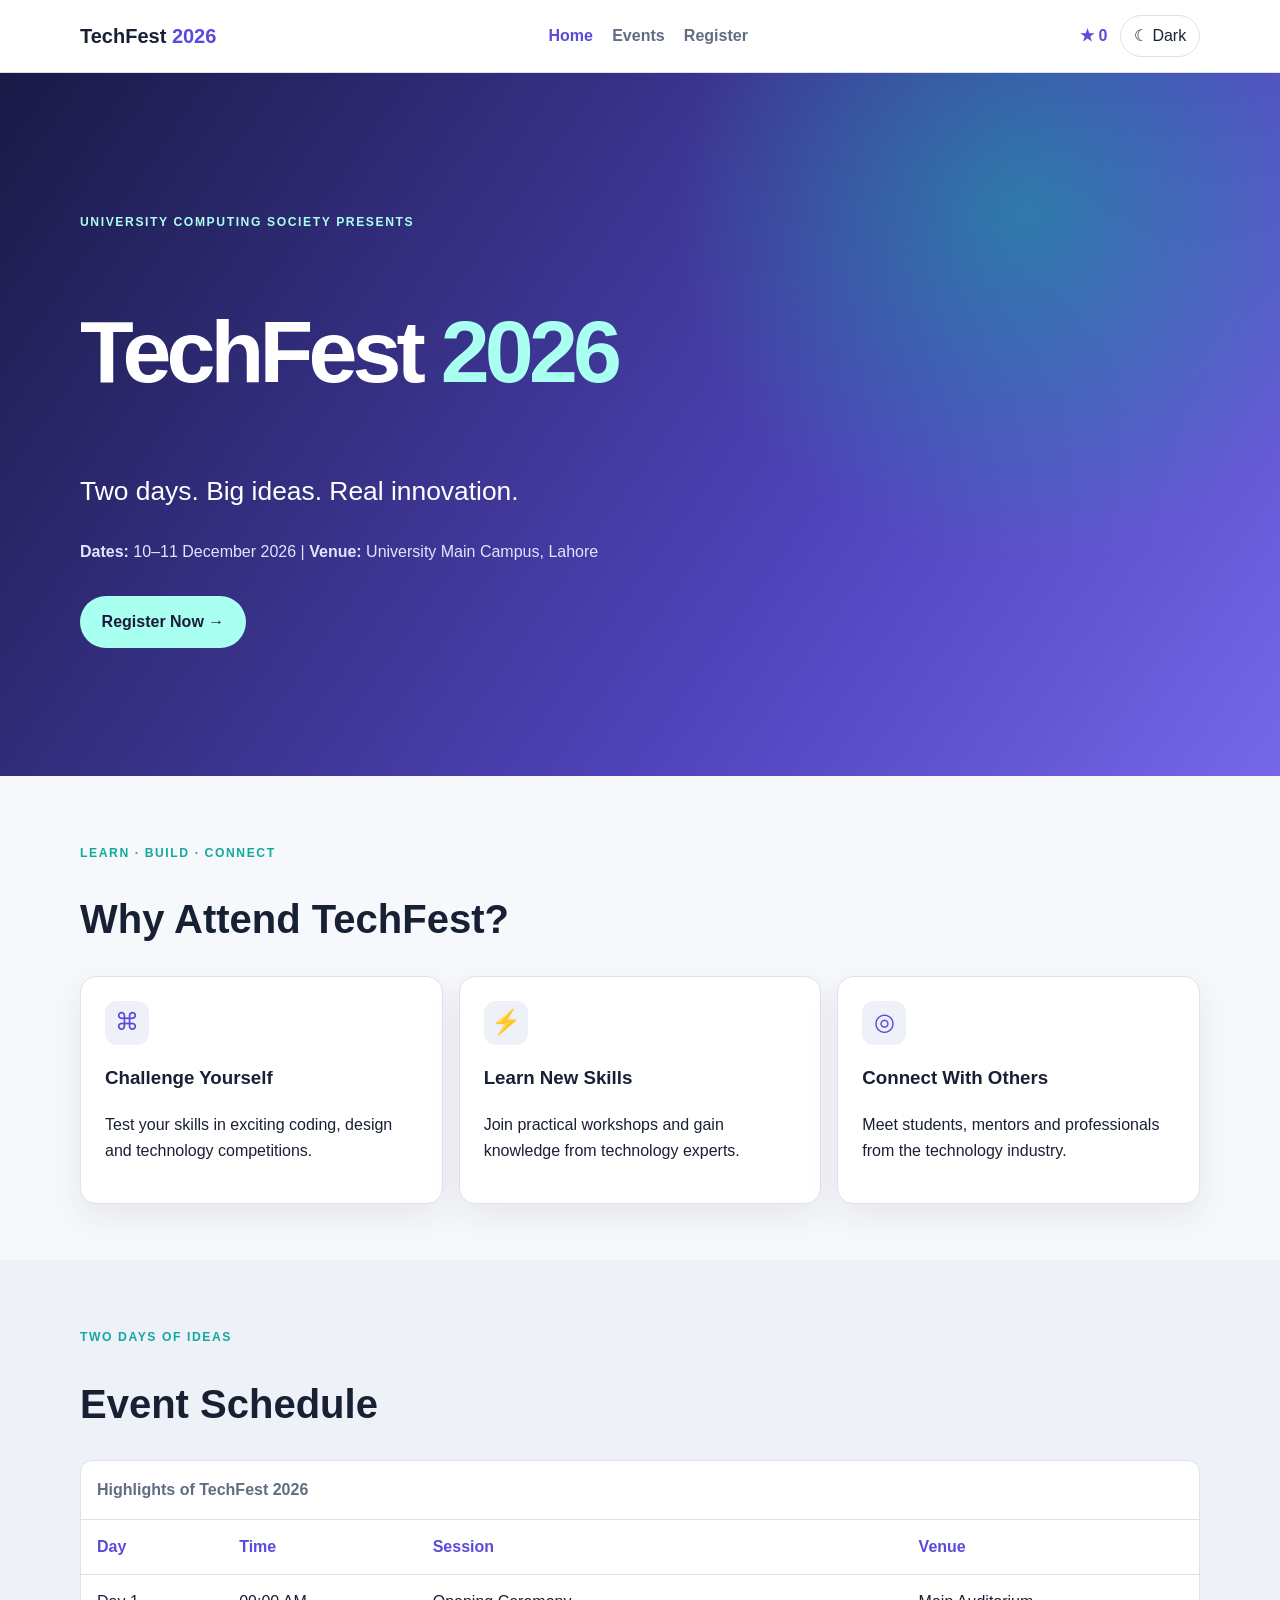
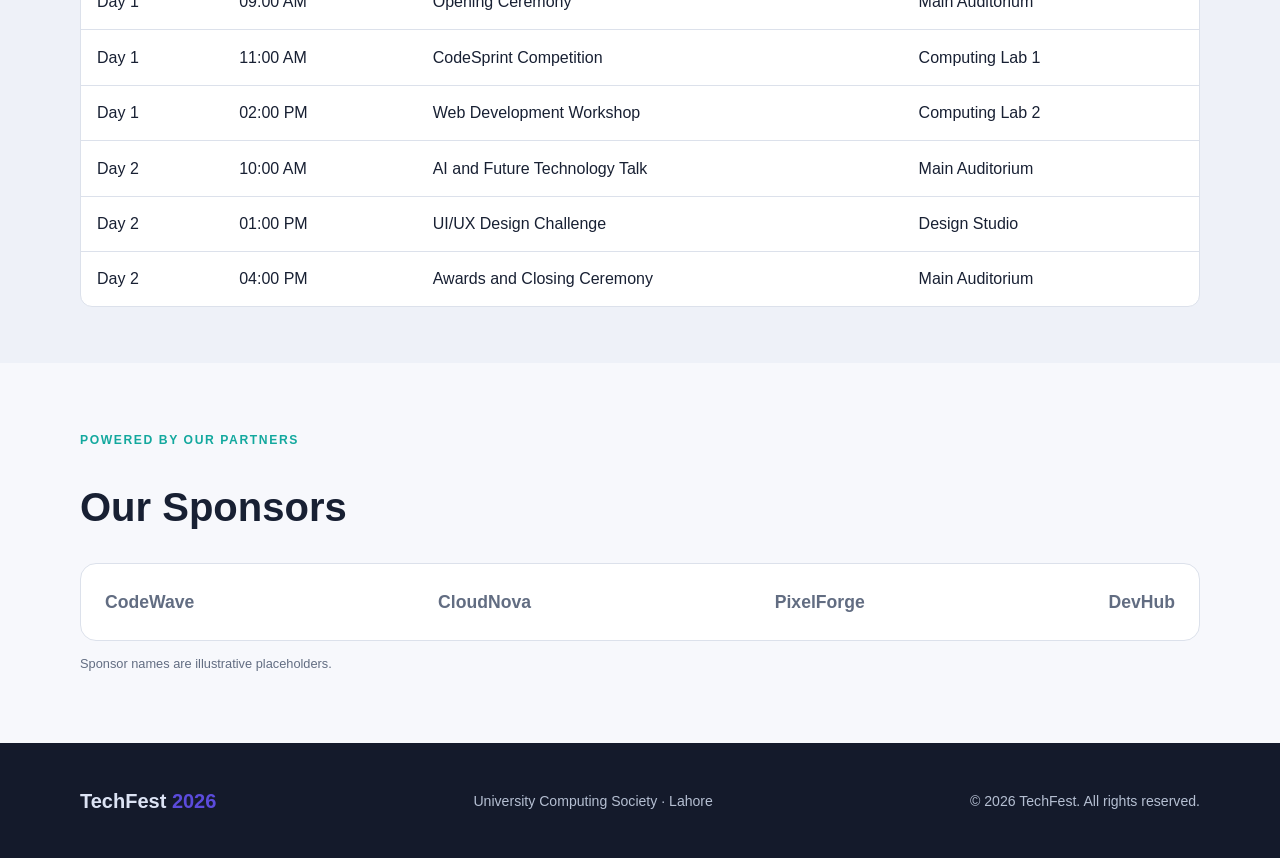
<file: index.html>
<!DOCTYPE html>
<html lang="en">
<head>
    <meta charset="UTF-8">
    <meta name="viewport" content="width=device-width, initial-scale=1.0">
    <meta name="description" content="Join TechFest 2026 for exciting technology competitions, workshops and talks over two days.">

    <title>TechFest 2026 | Home</title>

    <link rel="stylesheet" href="style.css">
    <script src="script.js" defer></script>
</head>
<body>

<header class="site-header">
    <nav class="navbar container" aria-label="Main navigation">

        <a href="index.html" class="brand">
            TechFest <span>2026</span>
        </a>

        <button class="menu-toggle" type="button"
            aria-label="Toggle navigation" aria-expanded="false">
            ☰
        </button>

        <div class="nav-links">
            <a href="index.html" class="active" aria-current="page">Home</a>
            <a href="events.html">Events</a>
            <a href="register.html">Register</a>
        </div>

        <div class="nav-actions">
            <span class="saved-indicator">
                ★ <span id="saved-count">0</span>
            </span>

            <button class="theme-toggle" type="button">
                ☾ Theme
            </button>
        </div>
    </nav>
</header>

<main>

    <section class="hero">
        <div class="container hero-content">

            <p class="eyebrow">
                UNIVERSITY COMPUTING SOCIETY PRESENTS
            </p>

            <h1>TechFest <span>2026</span></h1>

            <p class="hero-lead">
                Two days. Big ideas. Real innovation.
            </p>

            <p class="hero-details">
                <strong>Dates:</strong> 10–11 December 2026
                |
                <strong>Venue:</strong> University Main Campus, Lahore
            </p>

            <a href="register.html" class="button button-primary">
                Register Now →
            </a>

        </div>
    </section>

    <section class="section container">

        <p class="eyebrow">LEARN · BUILD · CONNECT</p>
        <h2>Why Attend TechFest?</h2>

        <div class="feature-grid">

            <article class="feature-card">
                <div class="feature-icon">⌘</div>
                <h3>Challenge Yourself</h3>

                <p>
                    Test your skills in exciting coding,
                    design and technology competitions.
                </p>

            </article>

            <article class="feature-card">
                <div class="feature-icon">⚡</div>
                <h3>Learn New Skills</h3>

                <p>
                    Join practical workshops and gain
                    knowledge from technology experts.
                </p>

            </article>

            <article class="feature-card">
                <div class="feature-icon">◎</div>
                <h3>Connect With Others</h3>

                <p>
                    Meet students, mentors and professionals
                    from the technology industry.
                </p>

            </article>
        </div>
    </section>

    <section class="section section-muted">

        <div class="container">
            <p class="eyebrow">TWO DAYS OF IDEAS</p>
            <h2>Event Schedule</h2>

            <div class="table-scroll" tabindex="0"
                aria-label="Scrollable event schedule">

                <table>

                    <caption>
                        Highlights of TechFest 2026
                    </caption>

                    <thead>
                        <tr>
                            <th scope="col">Day</th>
                            <th scope="col">Time</th>
                            <th scope="col">Session</th>
                            <th scope="col">Venue</th>
                        </tr>
                    </thead>

                    <tbody>

                        <tr>
                            <td>Day 1</td>
                            <td>09:00 AM</td>
                            <td>Opening Ceremony</td>
                            <td>Main Auditorium</td>
                        </tr>

                        <tr>
                            <td>Day 1</td>
                            <td>11:00 AM</td>
                            <td>CodeSprint Competition</td>
                            <td>Computing Lab 1</td>
                        </tr>

                        <tr>
                            <td>Day 1</td>
                            <td>02:00 PM</td>
                            <td>Web Development Workshop</td>
                            <td>Computing Lab 2</td>
                        </tr>

                        <tr>
                            <td>Day 2</td>
                            <td>10:00 AM</td>
                            <td>AI and Future Technology Talk</td>
                            <td>Main Auditorium</td>
                        </tr>

                        <tr>
                            <td>Day 2</td>
                            <td>01:00 PM</td>
                            <td>UI/UX Design Challenge</td>
                            <td>Design Studio</td>
                        </tr>

                        <tr>
                            <td>Day 2</td>
                            <td>04:00 PM</td>
                            <td>Awards and Closing Ceremony</td>
                            <td>Main Auditorium</td>
                        </tr>

                    </tbody>
                </table>
            </div>
        </div>
    </section>

    <section class="section container">

        <p class="eyebrow">POWERED BY OUR PARTNERS</p>
        <h2>Our Sponsors</h2>
        <div class="sponsor-strip">

            <span>CodeWave</span>
            <span>CloudNova</span>
            <span>PixelForge</span>
            <span>DevHub</span>

        </div>

        <p class="small-note">
            Sponsor names are illustrative placeholders.
        </p>
    </section>
</main>

<footer class="site-footer">

    <div class="container footer-content">
        <a href="index.html" class="brand">
            TechFest <span>2026</span>
        </a>

        <p>University Computing Society · Lahore</p>
        <p>© 2026 TechFest. All rights reserved.</p>

    </div>

</footer>
</body>
</html>
</file>
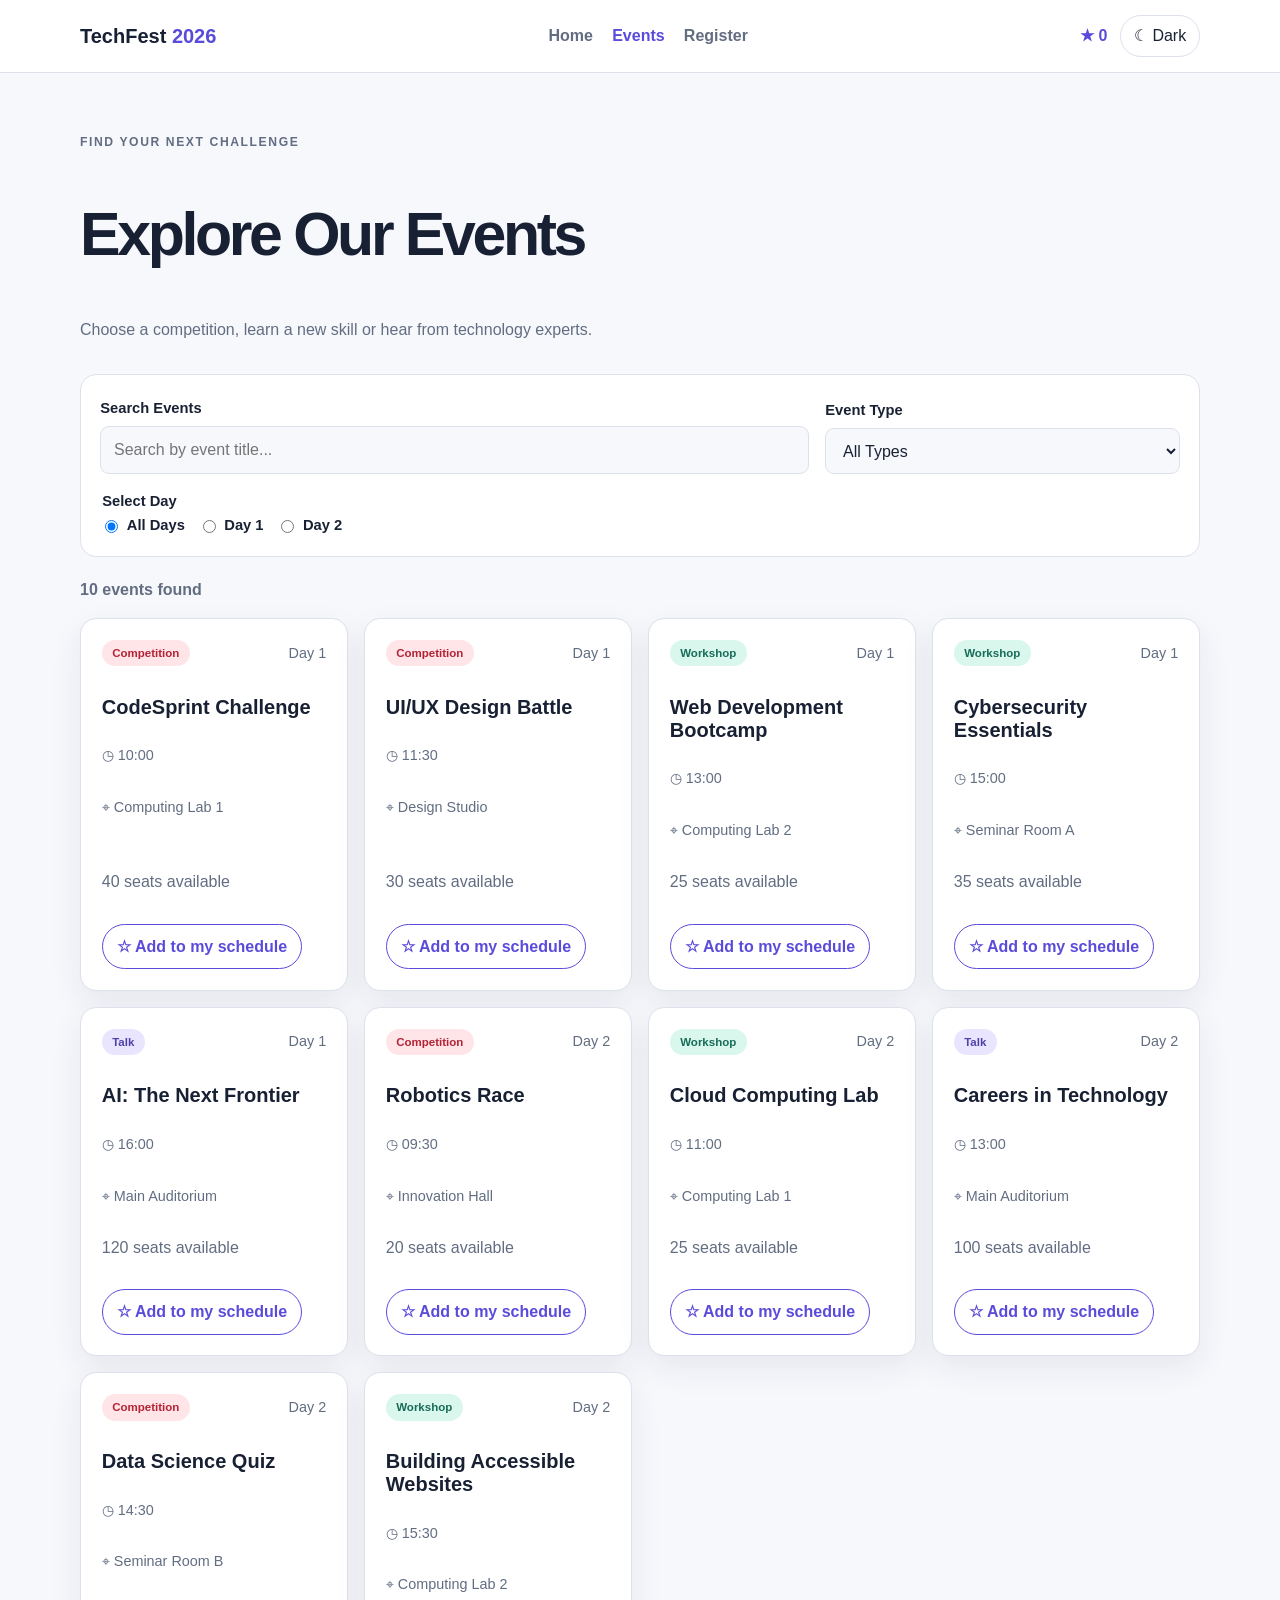
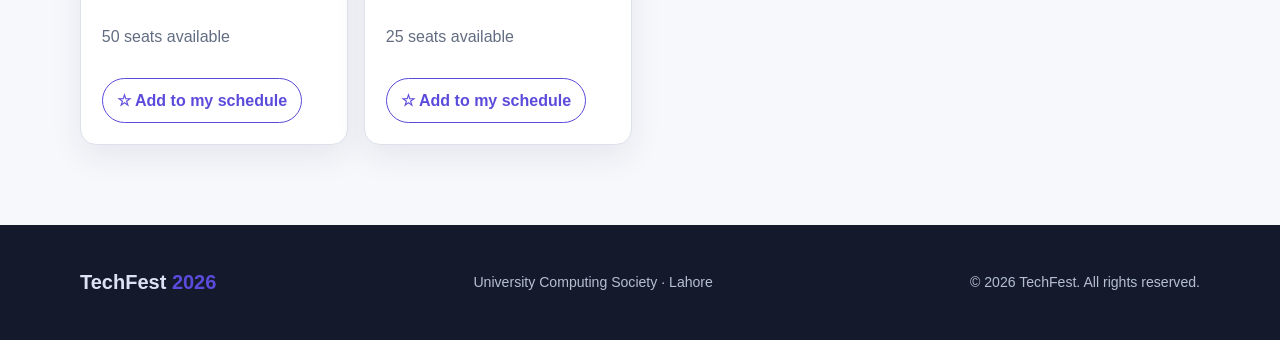
<file: events.html>
<!DOCTYPE html>
<html lang="en">
<head>

    <meta charset="UTF-8">
    <meta name="viewport" content="width=device-width, initial-scale=1.0">
    <meta name="description" content="Explore TechFest 2026 competitions, workshops and technology talks.">
    
    <title>TechFest 2026 | Events</title>
    <link rel="stylesheet" href="style.css">
    <script src="script.js" defer></script>

</head>
<body>

<header class="site-header">

    <nav class="navbar container" aria-label="Main navigation">
        <a href="index.html" class="brand">
            TechFest <span>2026</span>
        </a>

        <button class="menu-toggle" type="button"
            aria-label="Toggle navigation" aria-expanded="false">
            ☰
        </button>

        <div class="nav-links">
            <a href="index.html">Home</a>
            <a href="events.html" class="active" aria-current="page">Events</a>
            <a href="register.html">Register</a>
        </div>

        <div class="nav-actions">

            <span class="saved-indicator">
                ★ <span id="saved-count">0</span>
            </span>

            <button class="theme-toggle" type="button">
                ☾ Theme
            </button>

        </div>
    </nav>
</header>

<main class="container page-main">

    <section class="page-intro">
        <p class="eyebrow">FIND YOUR NEXT CHALLENGE</p>
        <h1>Explore Our Events</h1>

        <p>
            Choose a competition, learn a new skill
            or hear from technology experts.
        </p>

    </section>

    <section class="filters" aria-label="Search and filter events">

        <div>
            <label for="event-search">Search Events</label>
            <input
                type="search"
                id="event-search"
                placeholder="Search by event title..."
            >
        </div>

        <div>

            <label for="type-filter">Event Type</label>
            <select id="type-filter">
                <option value="all">All Types</option>
                <option value="competition">Competitions</option>
                <option value="workshop">Workshops</option>
                <option value="talk">Talks</option>
            </select>
        </div>

        <fieldset class="day-filter">
            <legend>Select Day</legend>

            <label>
                <input type="radio" name="day-filter" value="all" checked>
                All Days
            </label>

            <label>
                <input type="radio" name="day-filter" value="1">
                Day 1
            </label>

            <label>
                <input type="radio" name="day-filter" value="2">
                Day 2
            </label>

        </fieldset>
    </section>

    <p id="event-count" class="result-count"
        aria-live="polite" aria-atomic="true">
        Loading events...
    </p>

    <section
        id="event-grid"
        class="event-grid"
        aria-label="TechFest events">
    </section>
</main>


<footer class="site-footer">

    <div class="container footer-content">
        <a href="index.html" class="brand">
            TechFest <span>2026</span>
        </a>

        <p>University Computing Society · Lahore</p>
        <p>© 2026 TechFest. All rights reserved.</p>

    </div>

</footer>
</body>
</html>
</file>
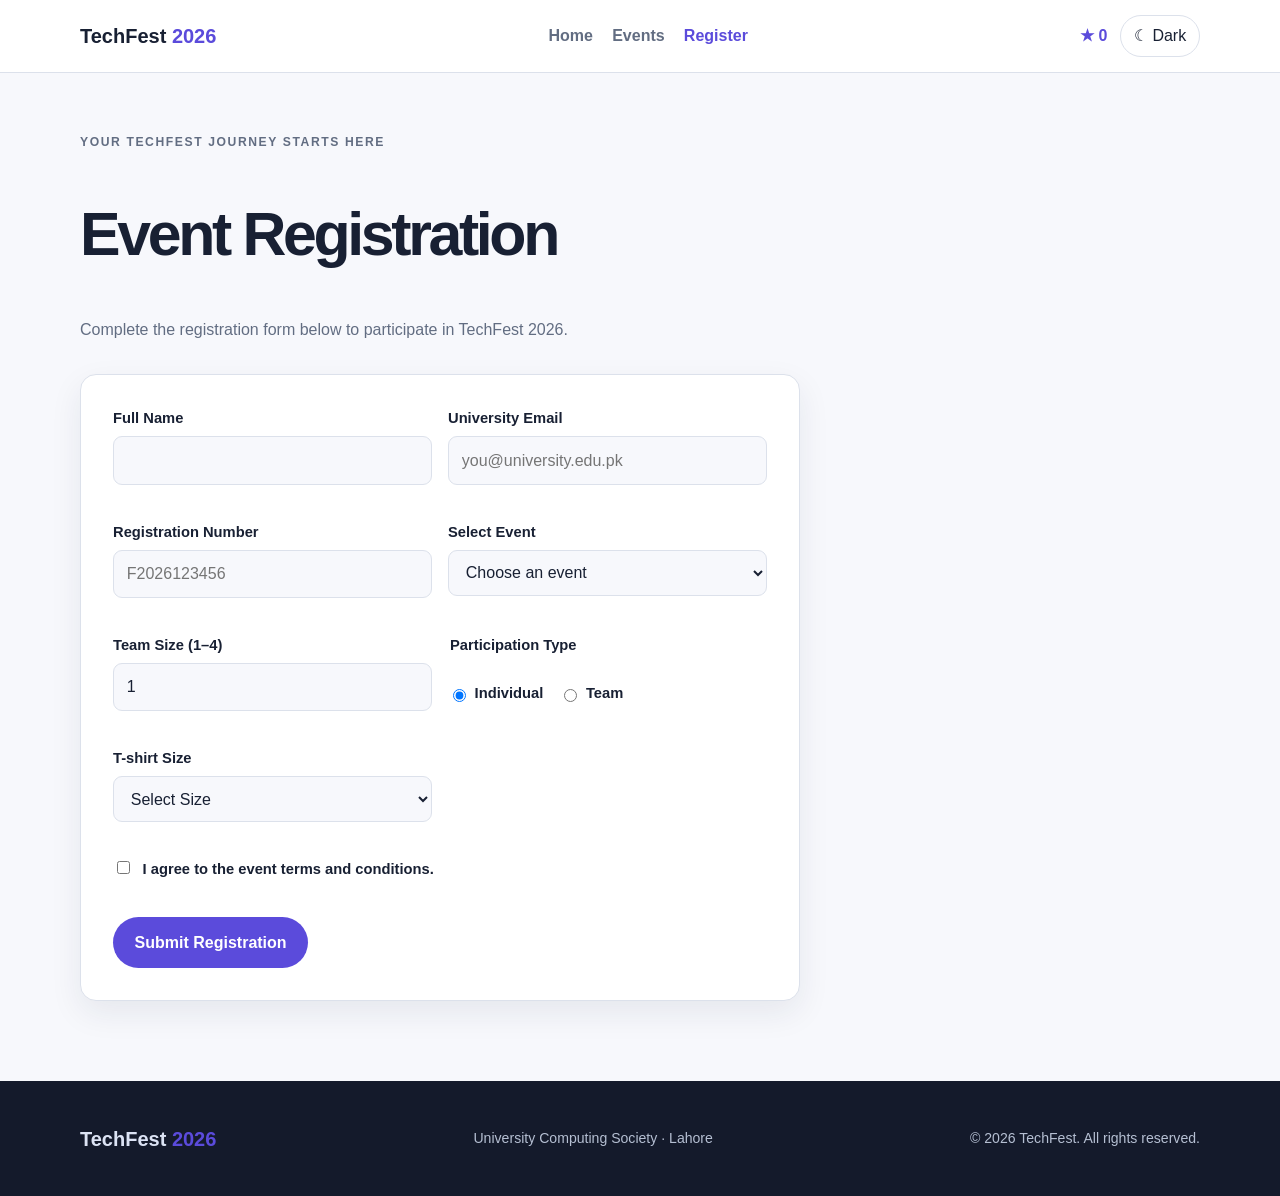
<file: register.html>
<!DOCTYPE html>
<html lang="en">
<head>

    <meta charset="UTF-8">
    <meta name="viewport" content="width=device-width, initial-scale=1.0">

    <meta name="description" content="Register for TechFest 2026 and select your event and participation preferences.">

    <title>TechFest 2026 | Registration</title>
    <link rel="stylesheet" href="style.css">
    <script src="script.js" defer></script>

</head>
<body>

<header class="site-header">
    <nav class="navbar container" aria-label="Main navigation">

        <a href="index.html" class="brand">
            TechFest <span>2026</span>
        </a>

        <button class="menu-toggle" type="button"
            aria-label="Toggle navigation" aria-expanded="false">
            ☰
        </button>

        <div class="nav-links">
            <a href="index.html">Home</a>
            <a href="events.html">Events</a>
            <a href="register.html" class="active" aria-current="page">
                Register
            </a>

        </div>

        <div class="nav-actions">

            <span class="saved-indicator">
                ★ <span id="saved-count">0</span>
            </span>

            <button class="theme-toggle" type="button">
                ☾ Theme
            </button>
        </div>
    </nav>
</header>

<main class="container page-main">
    <section class="page-intro">
        <p class="eyebrow">YOUR TECHFEST JOURNEY STARTS HERE</p>
        <h1>Event Registration</h1>
        <p>
            Complete the registration form below
            to participate in TechFest 2026.
        </p>
    </section>

    <form id="registration-form"
        class="registration-form"
        novalidate>

        <div class="form-field">
            <label for="full-name">Full Name</label>
            <input
                type="text"
                id="full-name"
                name="fullName"
                autocomplete="name"
                required
            >
            <small class="field-error" id="full-name-error"></small>
        </div>

        <div class="form-field">
            <label for="university-email">University Email</label>
            <input
                type="email"
                id="university-email"
                name="email"
                placeholder="you@university.edu.pk"
                autocomplete="email"
                required
            >
            <small class="field-error" id="university-email-error"></small>
        </div>

        <div class="form-field">
            <label for="registration-number">Registration Number</label>
            <input
                type="text"
                id="registration-number"
                name="registrationNumber"
                placeholder="F2026123456"
                required
            >
            <small class="field-error" id="registration-number-error"></small>
        </div>

        <div class="form-field">
            <label for="event-choice">Select Event</label>
            <select id="event-choice" name="event" required>

                <option value="">Choose an event</option>

            </select>
            <small class="field-error" id="event-choice-error"></small>

        </div>

        <div class="form-field">
            <label for="team-size">Team Size (1–4)</label>

            <input
                type="number"
                id="team-size"
                name="teamSize"
                min="1"
                max="4"
                value="1"
                required
            >
            <small class="field-error" id="team-size-error"></small>

        </div>

        <fieldset class="form-field radio-field">

            <legend>Participation Type</legend>

            <label>
                <input
                    type="radio"
                    name="participation"
                    value="individual"
                    checked
                >
                Individual
            </label>

            <label>
                <input
                    type="radio"
                    name="participation"
                    value="team"
                >
                Team
            </label>
            <small class="field-error" id="participation-error"></small>
        </fieldset>

        <div class="form-field">
            <label for="tshirt-size">T-shirt Size</label>
            <select id="tshirt-size" name="tshirtSize" required>

                <option value="">Select Size</option>
                <option value="XS">XS</option>
                <option value="S">S</option>
                <option value="M">M</option>
                <option value="L">L</option>
                <option value="XL">XL</option>
                <option value="XXL">XXL</option>

            </select>

            <small class="field-error" id="tshirt-size-error"></small>
        </div>

        <div class="form-field terms-field">
            <label class="checkbox-label">
                <input
                    type="checkbox"
                    id="terms"
                    name="terms"
                    required
                >
                I agree to the event terms and conditions.
            </label>

            <small class="field-error" id="terms-error"></small>
        </div>

        <button type="submit" class="button button-primary submit-button">
            Submit Registration
        </button>

        <div
            id="registration-summary"
            class="summary-card"
            role="status"
            aria-live="polite"
            hidden>
        </div>

    </form>
</main>

<footer class="site-footer">

    <div class="container footer-content">
        <a href="index.html" class="brand">
            TechFest <span>2026</span>
        </a>

        <p>University Computing Society · Lahore</p>
        <p>© 2026 TechFest. All rights reserved.</p>
    </div>

</footer>
</body>
</html>
</file>
<file: style.css>
*,
*::before,
*::after {
    box-sizing: border-box;
}

:root {
    --bg: #f7f8fc;
    --surface: #ffffff;
    --surface-muted: #eef1f8;
    --text: #182033;
    --muted: #626d82;
    --primary: #5b4bdb;
    --primary-hover: #4637bd;
    --accent: #13a89e;
    --border: #dce1eb;
    --radius: 16px;
    --shadow: 0 12px 32px rgba(28, 36, 66, 0.08);
    --space-1: 0.5rem;
    --space-2: 1rem;
    --space-3: 1.5rem;
    --space-4: 2rem;
    --space-5: 3.5rem;
}

@media (prefers-color-scheme: dark) {
    :root:not([data-theme="light"]) {
        --bg: #101522;
        --surface: #192235;
        --surface-muted: #202c42;
        --text: #f1f4fb;
        --muted: #b2bdd0;
        --primary: #a69aff;
        --primary-hover: #c0b8ff;
        --accent: #5bd2c7;
        --border: #344158;
        --shadow: 0 12px 32px rgba(0,0,0,0.22);
    }
}

:root[data-theme="dark"] {
    --bg: #101522;
    --surface: #192235;
    --surface-muted: #202c42;
    --text: #f1f4fb;
    --muted: #b2bdd0;
    --primary: #a69aff;
    --primary-hover: #c0b8ff;
    --accent: #5bd2c7;
    --border: #344158;
    --shadow: 0 12px 32px rgba(0,0,0,0.22);
    color-scheme: dark;
}

:root[data-theme="light"] {
    color-scheme: light;
}

html {
    scroll-behavior: smooth;
}

body {
    margin: 0;
    min-width: 320px;
    background: var(--bg);
    color: var(--text);
    font-family: Arial, Helvetica, sans-serif;
    line-height: 1.6;

}

a {
    color: inherit;
}

button,
input,
select {
    font: inherit;
}

:focus-visible {
    outline: 3px solid var(--accent);
    outline-offset: 3px;
}

.container {
    width: min(1120px, calc(100% - 2rem));
    margin-inline: auto;

}

.site-header {
    position: sticky;
    top: 0;
    z-index: 10;
    background: var(--surface);
    border-bottom: 1px solid var(--border);
}

.navbar {
    min-height: 72px;
    display: flex;
    align-items: center;
    justify-content: space-between;
    gap: 1rem;
    flex-wrap: wrap;
    padding-block: 0.7rem;
}

.brand {
    text-decoration: none;
    font-weight: 800;
    font-size: 1.25rem;
}

.brand span {
    color: var(--primary);
}

.nav-links {
    display: flex;
    gap: 1.2rem;
    align-items: center;
}

.nav-links a {
    text-decoration: none;
    color: var(--muted);
    font-weight: 700;
}

.nav-links a:hover,
.nav-links a.active {
    color: var(--primary);
}

.nav-actions {
    display: flex;
    gap: 0.8rem;
    align-items: center;
}

.saved-indicator {
    color: var(--primary);
    font-weight: 800;
}

.theme-toggle,
.menu-toggle {

    border: 1px solid var(--border);
    background: var(--surface);
    color: var(--text);
    border-radius: 999px;
    padding: 0.45rem 0.8rem;
    cursor: pointer;
}

.menu-toggle {
    display: none;
}

.hero {
    color: white;
    background:
        radial-gradient(circle at 80% 20%,
        rgba(19,168,158,0.55),
        transparent 30%),
        linear-gradient(125deg,
        #191a46,
        #5144bd 65%,
        #7567e7);

    padding: clamp(4rem, 10vw, 8rem) 0;

}

.hero-content {
    max-width: 1120px;
}

.eyebrow {
    color: var(--accent);
    font-weight: 800;
    letter-spacing: 0.13em;
    font-size: 0.76rem;
}

.hero .eyebrow {
    color: #a9fff0;
}

h1 {
    font-size: clamp(2.5rem, 8vw, 5.5rem);
    line-height: 1.04;
    letter-spacing: -0.055em;
}

h1 span {
    color: #a9fff0;
}

.hero-lead {
    font-size: clamp(1.2rem, 3vw, 1.65rem);
}

.hero-details {

    color: #e2e5ff;

    margin-bottom: 2rem;

}

.button {

    display: inline-flex;
    align-items: center;
    justify-content: center;
    gap: 0.5rem;
    border: 0;
    border-radius: 999px;
    padding: 0.8rem 1.35rem;
    text-decoration: none;
    font-weight: 800;
    cursor: pointer;

}

.button-primary {
    color: white;
    background: var(--primary);

}

.hero .button-primary {
    color: #1b1b3c;
    background: #a9fff0;

}

.button:hover {
    filter: brightness(1.08);
}

.section {
    padding-block: var(--space-5);
}

.section-muted {
    background: var(--surface-muted);
}

h2 {

    font-size: clamp(1.7rem, 4vw, 2.5rem);
    line-height: 1.15;

}


.feature-grid {
    display: grid;
    grid-template-columns: 1fr;
    gap: 1rem;
}

.feature-card {
    padding: 1.5rem;
    background: var(--surface);
    border: 1px solid var(--border);
    border-radius: var(--radius);
    box-shadow: var(--shadow);

}

.feature-icon {

    display: inline-grid;
    place-items: center;
    width: 44px;
    height: 44px;
    border-radius: 12px;
    color: var(--primary);
    background: var(--surface-muted);
    font-size: 1.5rem;

}

.table-scroll {
    overflow-x: auto;
    border-radius: 12px;
    border: 1px solid var(--border);
    background: var(--surface);

}

table {

    width: 100%;
    min-width: 620px;
    border-collapse: collapse;
    text-align: left;

}

caption {

    text-align: left;
    padding: 1rem;
    color: var(--muted);
    font-weight: 700;

}

th,
td {

    padding: 0.9rem 1rem;
    border-top: 1px solid var(--border);

}

th {

    color: var(--primary);

}

.sponsor-strip {

    display: flex;
    flex-wrap: wrap;
    align-items: center;
    justify-content: space-between;
    gap: 1.2rem;
    padding: 1.5rem;
    border: 1px solid var(--border);
    border-radius: var(--radius);
    background: var(--surface);
}

.sponsor-strip span {

    color: var(--muted);
    font-size: 1.1rem;
    font-weight: 900;

}

.small-note {

    color: var(--muted);
    font-size: 0.8rem;

}



.site-footer {

    background: #141a2b;

    color: #dce3f4;

    padding: 2rem 0;

}

.footer-content {

    display: flex;

    flex-wrap: wrap;

    align-items: center;

    justify-content: space-between;

    gap: 1rem;

}

.footer-content p {

    color: #b5bfd2;

    font-size: 0.88rem;

}

.page-main {

    padding-block: 3rem 5rem;

    min-height: 70vh;

}

.page-intro {

    margin-bottom: 2rem;

    max-width: 720px;

}

.page-intro h1 {

    font-size: clamp(2.2rem, 6vw, 3.8rem);

}

.page-intro p {

    color: var(--muted);

}

.filters {

    display: grid;

    grid-template-columns: 1fr;

    gap: 1rem;

    background: var(--surface);

    border: 1px solid var(--border);

    border-radius: var(--radius);

    padding: 1.2rem;

    margin-bottom: 1.2rem;

}

label,
legend {

    font-weight: 700;

    font-size: 0.92rem;

}

input:not([type="radio"]):not([type="checkbox"]),
select {

    width: 100%;

    min-height: 46px;

    padding: 0.65rem 0.8rem;

    margin-top: 0.35rem;

    border: 1px solid var(--border);

    border-radius: 9px;

    color: var(--text);

    background: var(--bg);

}

.day-filter {

    border: 0;

    padding: 0;

    margin: 0;

    display: flex;

    flex-wrap: wrap;

    align-items: center;

    gap: 0.8rem;

}

.day-filter legend {

    width: 100%;

}

.day-filter label {

    display: inline-flex;

    align-items: center;

    gap: 0.35rem;

}

.event-grid {

    display: grid;

    grid-template-columns: 1fr;

    gap: 1rem;

}

.event-card {

    padding: 1.3rem;

    display: flex;

    flex-direction: column;

    background: var(--surface);

    border: 1px solid var(--border);

    border-radius: var(--radius);

    box-shadow: var(--shadow);

}

.card-top {

    display: flex;

    align-items: center;

    justify-content: space-between;

    gap: 0.6rem;

    margin-bottom: 0.8rem;

}

.category-badge {

    border-radius: 999px;

    padding: 0.25rem 0.65rem;

    font-size: 0.72rem;

    text-transform: capitalize;

    font-weight: 800;

}

.category-badge.competition {

    color: #b42335;

    background: #ffe5e8;

}

.category-badge.workshop {

    color: #176c58;

    background: #d9f7ed;

}

.category-badge.talk {

    color: #4e42a8;

    background: #e9e5ff;

}

.event-card h2 {

    font-size: 1.25rem;

    margin-bottom: 0.7rem;

}

.event-meta {

    color: var(--muted);

    font-size: 0.9rem;

}

.seats {

    margin-top: auto;

    padding-top: 0.8rem;

    color: var(--muted);

}

.save-button {

    align-self: flex-start;

    margin-top: 0.8rem;

    padding: 0.55rem 0.9rem;

    border: 1px solid var(--primary);

    border-radius: 999px;

    color: var(--primary);

    background: transparent;

    cursor: pointer;

    font-weight: 800;

}

.save-button[aria-pressed="true"] {

    background: var(--primary);

    color: white;

}

.result-count {

    color: var(--muted);

    font-weight: 700;

}

.empty-state {

    padding: 2rem;

    text-align: center;

    border: 1px dashed var(--border);

    border-radius: var(--radius);

    color: var(--muted);

    grid-column: 1 / -1;

}

.registration-form {

    max-width: 720px;

    padding: clamp(1rem, 4vw, 2rem);

    display: grid;

    grid-template-columns: 1fr;

    gap: 1rem;

    background: var(--surface);

    border: 1px solid var(--border);

    border-radius: var(--radius);

    box-shadow: var(--shadow);

}

.form-field {

    min-width: 0;

}

.form-field > label,
.form-field > legend {

    display: block;

}

.radio-field {

    border: 0;

    padding: 0;

    margin: 0;

    display: flex;

    flex-wrap: wrap;

    gap: 1rem;

}

.radio-field legend {

    width: 100%;

}

.radio-field label {

    display: inline-flex;

    align-items: center;

    gap: 0.35rem;

}

.checkbox-label {

    display: flex !important;

    align-items: flex-start;

    gap: 0.6rem;

}

.field-error {

    display: block;

    min-height: 1.2em;

    color: #d33b4c;

    font-size: 0.82rem;

    margin-top: 0.25rem;

}

.input-invalid {

    border-color: #d33b4c !important;

}

.submit-button {

    justify-self: start;

}

.summary-card {

    border: 1px solid var(--accent);

    background: var(--surface-muted);

    padding: 1rem;

    border-radius: 12px;

}

.summary-card h2 {

    font-size: 1.3rem;

}

.summary-card p {

    margin: 0.25rem 0;

}

@media (min-width: 640px) {
    .feature-grid {
        grid-template-columns: repeat(3, 1fr);

    }

    .filters {
        grid-template-columns: 2fr 1fr;
        align-items: end;
    }

    .day-filter {
        grid-column: 1 / -1;
    }

    .event-grid {
        grid-template-columns: repeat(2, minmax(0, 1fr));
    }

    .registration-form {
        grid-template-columns: repeat(2, minmax(0, 1fr));
    }

    .terms-field,
    .submit-button,
    .summary-card {

        grid-column: 1 / -1;

    }

}
@media (min-width: 1024px) {
    .event-grid {
        grid-template-columns: repeat(4, minmax(0, 1fr));

    }

}

@media (max-width: 639px) {
    .navbar {
        gap: 0.6rem;
    }

    .menu-toggle {
        display: inline-block;
        order: 2;
        margin-left: auto;
    }

    .nav-links {

        display: none;

        order: 4;

        width: 100%;

        flex-direction: column;

        align-items: flex-start;

        padding: 0.5rem 0;

    }

    .nav-links.open {

        display: flex;

    }

    .nav-actions {

        order: 3;

    }

    .footer-content {

        align-items: flex-start;

        flex-direction: column;
    }
}
</file>
